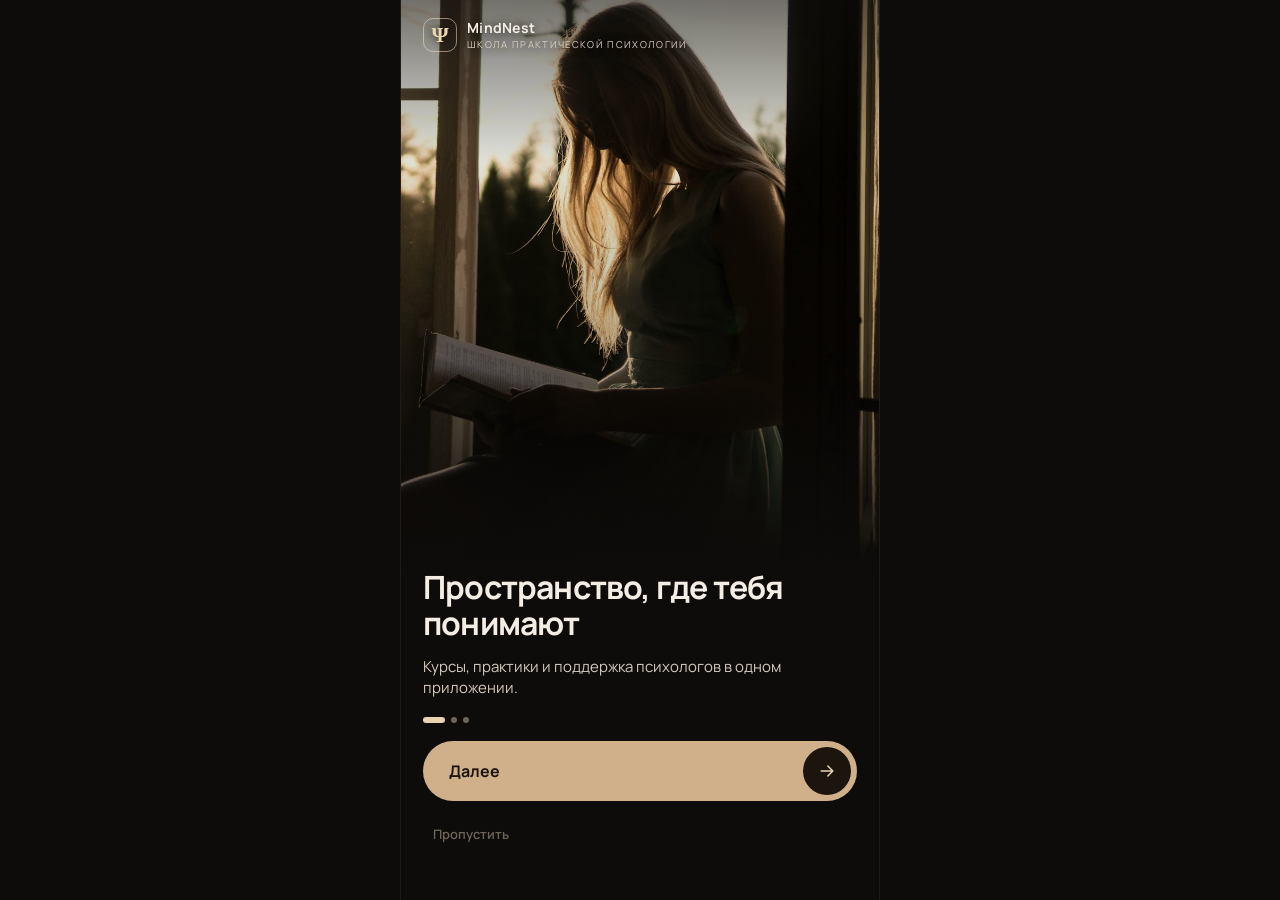
<file: index.html>
<!doctype html>
<html lang="ru">
<head>
  <meta charset="utf-8">
  <meta name="viewport" content="width=device-width, initial-scale=1, maximum-scale=1, user-scalable=no, viewport-fit=cover">
  <meta name="theme-color" content="#0e0c0a">
  <meta name="color-scheme" content="dark">
  <meta name="mobile-web-app-capable" content="yes">
  <meta name="apple-mobile-web-app-capable" content="yes">
  <meta name="apple-mobile-web-app-status-bar-style" content="black-translucent">
  <meta name="apple-mobile-web-app-title" content="MindNest">
  <meta name="description" content="MindNest — школа практической психологии: курсы, практики, тест на тревожность и награды.">
  <title>MindNest — школа психологии</title>
  <link rel="manifest" href="manifest.webmanifest">
  <link rel="icon" href="icon.svg" type="image/svg+xml">
  <link rel="preconnect" href="https://fonts.googleapis.com">
  <link rel="preconnect" href="https://fonts.gstatic.com" crossorigin>
  <link href="https://fonts.googleapis.com/css2?family=Cormorant+Garamond:wght@500;600&family=Manrope:wght@400;500;600;700;800&display=swap" rel="stylesheet">
  <!-- Telegram Mini App SDK: вне Telegram просто ничего не делает -->
  <script src="https://telegram.org/js/telegram-web-app.js"></script>
  <link rel="stylesheet" href="css/styles.css">
</head>
<body>
  <div id="app">
    <main id="view" class="view"></main>
    <nav id="nav" class="nav" aria-label="Навигация"></nav>
  </div>
  <div id="sheet-root"></div>
  <div id="toast-root" aria-live="polite"></div>
  <script type="module" src="js/app.js"></script>
</body>
</html>
</file>
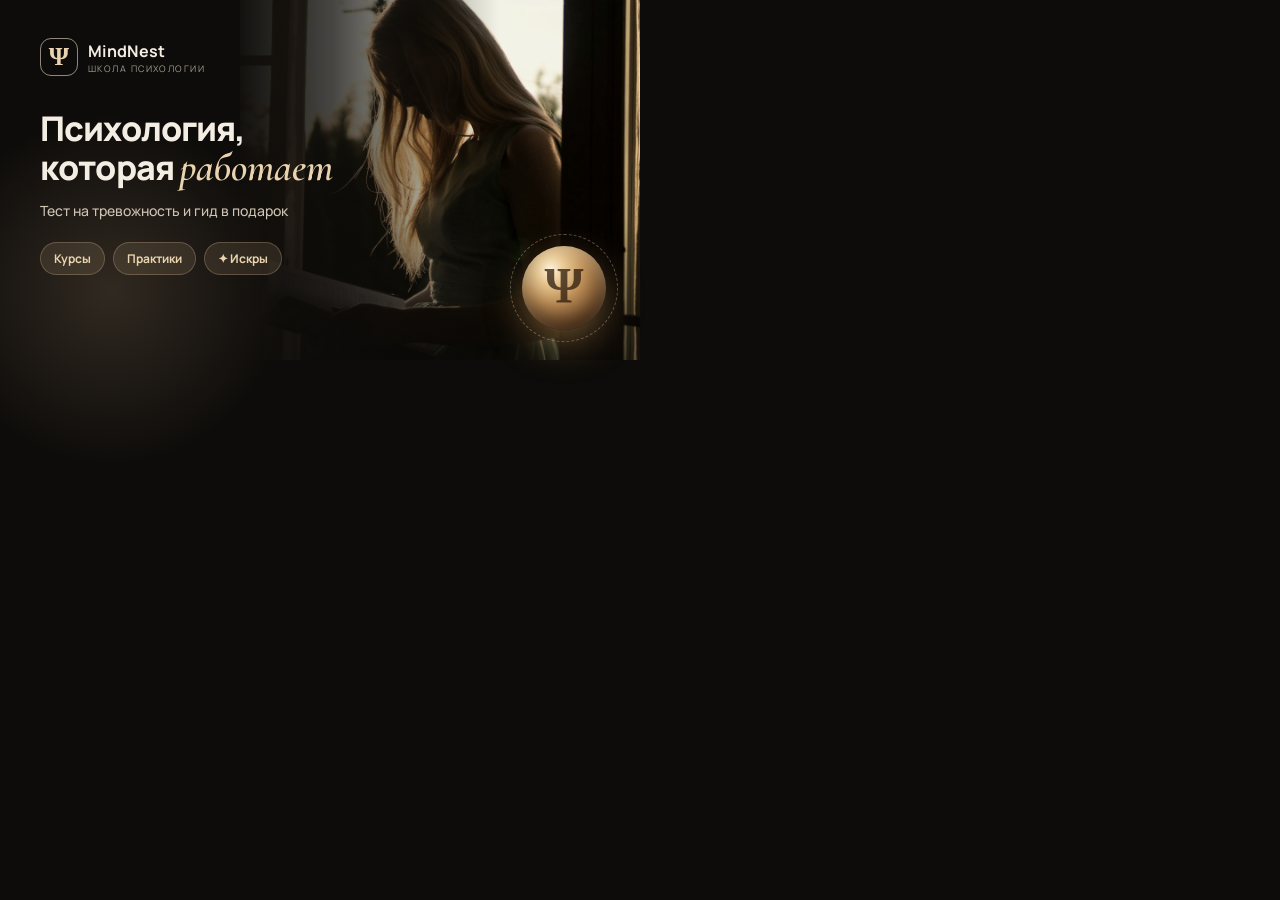
<file: promo/cover.html>
<!doctype html><html><head><meta charset="utf-8">
<link href="https://fonts.googleapis.com/css2?family=Cormorant+Garamond:wght@600&family=Manrope:wght@500;700;800&display=swap" rel="stylesheet">
<style>
*{margin:0;box-sizing:border-box}
body{width:640px;height:360px;overflow:hidden;background:#0e0c0a;font-family:Manrope,sans-serif;color:#f4ede3;position:relative}
.photo{position:absolute;right:0;top:0;width:400px;height:360px;background:url(../img/room.jpg) center 30%/cover;filter:saturate(.82) sepia(.14) contrast(1.04) brightness(.95)}
.fade{position:absolute;inset:0;background:linear-gradient(90deg,#0e0c0a 36%,rgba(14,12,10,.75) 52%,rgba(14,12,10,0) 78%),linear-gradient(0deg,rgba(14,12,10,.6),rgba(14,12,10,0) 40%)}
.glow{position:absolute;left:-80px;bottom:-120px;width:380px;height:380px;border-radius:50%;background:radial-gradient(circle,rgba(207,176,138,.18),transparent 65%)}
.content{position:absolute;left:40px;top:38px;width:330px}
.logo{display:flex;align-items:center;gap:10px;margin-bottom:34px}
.mark{width:38px;height:38px;border-radius:11px;border:1.5px solid rgba(255,236,210,.55);display:grid;place-items:center;font:600 26px/1 'Cormorant Garamond',serif;color:#ead4b0}
.logo b{display:block;font-size:16px;letter-spacing:.02em}
.logo small{display:block;font-size:9px;letter-spacing:.16em;text-transform:uppercase;color:#a69b8b}
h1{font-size:34px;line-height:1.08;font-weight:800;letter-spacing:-.025em}
h1 em{font:600 40px/1 'Cormorant Garamond',serif;font-style:italic;color:#ead4b0;letter-spacing:0}
p{margin-top:14px;font-size:14px;color:#cfc4b4;font-weight:500}
.pills{display:flex;gap:8px;margin-top:22px}
.pill{padding:7px 13px;border-radius:99px;background:rgba(207,176,138,.14);border:1px solid rgba(207,176,138,.3);font-size:12px;font-weight:700;color:#ead4b0}
.orb{position:absolute;right:34px;bottom:30px;width:84px;height:84px;border-radius:50%;display:grid;place-items:center;
background:radial-gradient(circle at 34% 28%,#fff3dc 0%,#e9c993 17%,#bb8c55 42%,#6d4828 72%,#2a1a0d 100%);
box-shadow:0 14px 40px -6px rgba(210,160,90,.6),inset 0 -10px 20px rgba(0,0,0,.4),inset 0 6px 14px rgba(255,240,210,.35)}
.orb span{font:600 50px/1 'Cormorant Garamond',serif;color:rgba(44,27,12,.75);margin-top:-4px}
.ring{position:absolute;right:22px;bottom:18px;width:108px;height:108px;border-radius:50%;border:1px dashed rgba(233,210,170,.35)}
</style></head><body>
<div class="photo"></div><div class="fade"></div><div class="glow"></div>
<div class="content">
  <div class="logo"><span class="mark">Ψ</span><div><b>MindNest</b><small>школа психологии</small></div></div>
  <h1>Психология,<br>которая <em>работает</em></h1>
  <p>Тест на тревожность и гид в подарок</p>
  <div class="pills"><span class="pill">Курсы</span><span class="pill">Практики</span><span class="pill">✦ Искры</span></div>
</div>
<div class="ring"></div><div class="orb"><span>Ψ</span></div>
</body></html>
</file>
<file: css/styles.css>
/* ============================================================
   MindNest — тёплая тёмная тема по референсу (бежевый + графит)
   ============================================================ */
:root {
  --bg: #0e0c0a;
  --card: #1a1714;
  --card-2: #221e1a;
  --card-3: #2c2722;
  --line: rgba(255, 236, 210, .07);
  --line-2: rgba(255, 236, 210, .14);
  --text: #f4ede3;
  --muted: #a69b8b;
  --dim: #6e655a;
  --accent: #cfb08a;
  --accent-2: #ead4b0;
  --accent-ink: #1c150e;
  --accent-soft: rgba(207, 176, 138, .13);
  --good: #a7c49a;
  --bad: #e08a7a;
  --r-lg: 26px;
  --r-md: 20px;
  --r-sm: 14px;
  /* Telegram сам выставляет --tg-*-inset-* в фулскрине; в браузере/PWA работает env() */
  --safe-top: calc(var(--tg-safe-area-inset-top, env(safe-area-inset-top, 0px)) + var(--tg-content-safe-area-inset-top, 0px));
  --safe-bottom: calc(var(--tg-safe-area-inset-bottom, env(safe-area-inset-bottom, 0px)) + var(--tg-content-safe-area-inset-bottom, 0px));
  --nav-h: 72px;
  color-scheme: dark;
}

* { box-sizing: border-box; }
html, body { height: 100%; margin: 0; overflow: hidden; background: var(--bg); }
body {
  color: var(--text);
  font: 15px/1.45 'Manrope', system-ui, -apple-system, sans-serif;
  -webkit-font-smoothing: antialiased;
  -webkit-tap-highlight-color: transparent;
  -webkit-text-size-adjust: 100%;
  overscroll-behavior: none;
  touch-action: manipulation;
}
button { font: inherit; color: inherit; background: none; border: 0; padding: 0; cursor: pointer; text-align: inherit; }
button, .orb, .nav { -webkit-user-select: none; user-select: none; -webkit-touch-callout: none; }
button:disabled { cursor: default; }
a { color: var(--accent-2); }
h1, h2, h3, p { margin: 0; }
.hidden { visibility: hidden; }

#app { position: relative; max-width: 480px; height: 100%; margin: 0 auto; overflow: hidden; background: var(--bg); }
.view {
  position: absolute; inset: 0; overflow-y: auto; overflow-x: hidden;
  -webkit-overflow-scrolling: touch; overscroll-behavior: contain;
  padding: calc(var(--safe-top) + 14px) 18px calc(var(--nav-h) + var(--safe-bottom) + 28px);
  display: flex; flex-direction: column; gap: 16px;
  opacity: 0; transition: opacity .25s;
}
body.ready .view { opacity: 1; }
.view > *, .pad > * { flex-shrink: 0; }
.view::-webkit-scrollbar { display: none; }
body.no-nav .view { padding-bottom: calc(var(--safe-bottom) + 24px); }
.view[data-screen="onboarding"], .view[data-screen="course"] { padding: 0; gap: 0; }
.view[data-screen="tap"] { gap: 12px; }

/* ---------- typography ---------- */
.h1 { font-size: 26px; line-height: 1.15; font-weight: 700; letter-spacing: -.02em; }
.h2 { font-size: 19px; font-weight: 700; letter-spacing: -.01em; }
.serif { font-family: 'Cormorant Garamond', Georgia, serif; font-size: 34px; font-weight: 600; letter-spacing: 0; }
.sm { font-size: 13px; }
.xs { font-size: 11.5px; }
.muted { color: var(--muted); }
.center { text-align: center; }
.center-block { display: block; margin: 8px auto 0; }
.lead-text { color: #d9cfc1; font-size: 15px; line-height: 1.55; }
.legal { color: var(--dim); line-height: 1.5; }
.spark { color: var(--accent); font-weight: 800; }
.spark.big { font-size: 30px; }

/* ---------- icons ---------- */
.ic { width: 20px; height: 20px; flex: none; }
.ic.big { width: 34px; height: 34px; }

/* ---------- header ---------- */
.top { display: flex; align-items: center; justify-content: space-between; gap: 12px; min-height: 44px; }
.top.sub .h2 { flex: 1; text-align: center; font-size: 16px; overflow: hidden; text-overflow: ellipsis; white-space: nowrap; }
.hello { display: flex; align-items: center; gap: 12px; min-width: 0; }
.hello .name { font-weight: 700; font-size: 17px; white-space: nowrap; overflow: hidden; text-overflow: ellipsis; }
.hello .name.sm { font-size: 15px; }
.ava {
  width: 44px; height: 44px; border-radius: 50%; flex: none; object-fit: cover;
  display: grid; place-items: center; font-weight: 700; color: var(--accent-ink);
  background: linear-gradient(135deg, var(--accent-2), #9c7c58);
  border: 2px solid rgba(255, 236, 210, .12);
}
.ava.sm { width: 38px; height: 38px; font-size: 14px; }
.ava.xl { width: 92px; height: 92px; font-size: 34px; }
.chip-bal, .chip-soft {
  display: inline-flex; align-items: center; gap: 6px; height: 40px; padding: 0 14px;
  border-radius: 999px; background: var(--card-2); border: 1px solid var(--line); font-weight: 700; flex: none;
}
.chip-soft .ic { width: 16px; height: 16px; color: var(--accent); }
.icon-btn {
  width: 42px; height: 42px; border-radius: 50%; display: grid; place-items: center; flex: none;
  background: rgba(34, 30, 26, .75); border: 1px solid var(--line); backdrop-filter: blur(10px);
}
.icon-btn.ghost { visibility: hidden; }
.icon-btn.on { color: var(--accent); }
.icon-btn.on .ic { fill: currentColor; }
/* В Telegram есть системная кнопка «Назад», дублировать не нужно */
.tg .page-back { visibility: hidden; }

.logo { display: flex; align-items: center; gap: 10px; }
.logo-mark {
  width: 34px; height: 34px; display: grid; place-items: center; border-radius: 10px;
  border: 1.5px solid rgba(255, 236, 210, .5); font: 600 22px/1 'Cormorant Garamond', serif; color: var(--accent-2);
}
.logo b { display: block; font-size: 14px; letter-spacing: .02em; }
.logo small { display: block; font-size: 9.5px; letter-spacing: .14em; text-transform: uppercase; color: var(--muted); }

/* ---------- buttons ---------- */
.btn {
  display: inline-flex; align-items: center; justify-content: center; gap: 8px;
  height: 52px; padding: 0 24px; border-radius: 999px; font-weight: 700; font-size: 15px;
  transition: transform .12s, opacity .2s;
}
.btn:active { transform: scale(.97); }
.btn.primary { background: var(--accent); color: var(--accent-ink); }
.btn.ghost { background: var(--card-2); border: 1px solid var(--line-2); }
.btn.danger { background: var(--bad); color: #1d0f0c; }
.btn.wide { width: 100%; }
.btn.sm { height: 40px; padding: 0 18px; font-size: 13px; }
.btn:disabled { opacity: .55; }
.btn .ic { width: 18px; height: 18px; }
.btn-pill {
  display: flex; align-items: center; justify-content: space-between; width: 100%; height: 60px;
  padding: 0 6px 0 26px; border-radius: 999px; background: var(--accent); color: var(--accent-ink); font-weight: 700; font-size: 16px;
}
.btn-pill:active { transform: scale(.98); }
.btn-pill-ico { width: 48px; height: 48px; border-radius: 50%; background: var(--accent-ink); color: var(--accent-2); display: grid; place-items: center; }
.link { color: var(--muted); font-size: 13px; font-weight: 600; }
.link-muted { color: var(--dim); font-size: 13px; font-weight: 600; padding: 10px; }
.round-arrow {
  width: 36px; height: 36px; border-radius: 50%; display: grid; place-items: center; flex: none;
  background: var(--accent); color: var(--accent-ink);
}
.round-arrow.sm { width: 30px; height: 30px; }
.round-arrow .ic { width: 16px; height: 16px; }
.pill-soft {
  display: inline-flex; align-items: center; gap: 6px; align-self: flex-start;
  padding: 6px 12px; border-radius: 999px; background: var(--accent-soft); color: var(--accent-2); font-size: 12px; font-weight: 700;
}
.pill-soft .ic { width: 14px; height: 14px; }

/* ---------- cards / lists ---------- */
.card { background: var(--card); border: 1px solid var(--line); border-radius: var(--r-md); padding: 16px; }
.sec-head { display: flex; align-items: center; justify-content: space-between; margin-top: 6px; }
.sec-head h3 { font-size: 16px; font-weight: 700; }
.list { display: flex; flex-direction: column; gap: 8px; }
.stack { display: flex; flex-direction: column; gap: 12px; }
.row {
  display: flex; align-items: center; gap: 12px; width: 100%; padding: 12px 14px;
  background: var(--card); border: 1px solid var(--line); border-radius: var(--r-sm);
  transition: transform .12s;
}
.row:not(:disabled):not(.static):active { transform: scale(.985); }
.row-ico { width: 38px; height: 38px; border-radius: 12px; display: grid; place-items: center; background: var(--card-3); color: var(--accent-2); flex: none; }
.row-ico .ic { width: 18px; height: 18px; }
.row-main { flex: 1; min-width: 0; display: flex; flex-direction: column; gap: 2px; }
.row-title { font-weight: 600; font-size: 14px; }
.row-sub { font-size: 12px; color: var(--muted); overflow: hidden; text-overflow: ellipsis; white-space: nowrap; }
.row-end { color: var(--dim); display: grid; place-items: center; }
.row.done { opacity: .5; }
.row.done .row-end { color: var(--good); }
.row:disabled:not(.done) { opacity: .5; }
.price-tag { font-weight: 700; font-size: 13px; color: var(--accent-2); white-space: nowrap; }
.price-tag.lack { color: var(--dim); }
.bar { height: 6px; border-radius: 99px; background: var(--card-3); overflow: hidden; }
.bar i { display: block; height: 100%; border-radius: 99px; background: linear-gradient(90deg, #9c7c58, var(--accent-2)); transition: width .3s; }
.bar.thin { height: 4px; }
.chips { display: flex; gap: 8px; overflow-x: auto; margin: 0 -18px; padding: 0 18px; scrollbar-width: none; }
.chips::-webkit-scrollbar { display: none; }
.chip {
  flex: none; height: 38px; padding: 0 16px; border-radius: 999px; font-size: 13px; font-weight: 600;
  background: var(--card); border: 1px solid var(--line); color: var(--muted);
}
.chip.on { background: var(--accent-soft); border-color: rgba(207, 176, 138, .45); color: var(--accent-2); }
.mini-ava {
  width: 26px; height: 26px; border-radius: 50%; display: inline-grid; place-items: center; flex: none;
  background: var(--card-3); color: var(--accent-2); font: normal 700 10px/1 'Manrope', sans-serif;
}
.mini-ava.lg { width: 52px; height: 52px; font-size: 16px; }
.tag {
  position: absolute; top: 10px; left: 10px; padding: 5px 10px; border-radius: 99px;
  background: rgba(14, 12, 10, .7); backdrop-filter: blur(8px); font-size: 11px; font-weight: 700; color: var(--accent-2);
}
.tag.static { position: static; display: inline-block; margin-bottom: 8px; }
.empty { display: flex; flex-direction: column; align-items: center; gap: 14px; text-align: center; padding: 48px 20px; color: var(--muted); }
.empty .ic { color: var(--accent); }
.scene { display: block; width: 100%; height: 100%; }

/* ---------- onboarding ---------- */
.ob { position: relative; min-height: 100%; display: flex; flex-direction: column; justify-content: flex-end; }
.ob-art { position: absolute; inset: 0 0 34% 0; }
.ob-fade { position: absolute; inset: 0; background: linear-gradient(180deg, rgba(14, 12, 10, .1) 0%, rgba(14, 12, 10, 0) 40%, var(--bg) 100%); }
.ob-orb { position: absolute; inset: 0; display: grid; place-items: center; background: radial-gradient(circle at 50% 55%, #3a2c20, var(--bg) 70%); }
.ob-brand { position: absolute; top: calc(var(--safe-top) + 18px); left: 22px; }
.ob-body { position: relative; padding: 0 22px calc(var(--safe-bottom) + 22px); display: flex; flex-direction: column; gap: 14px; }
.ob-body h1 { font-size: 32px; line-height: 1.12; font-weight: 700; letter-spacing: -.025em; }
.ob-body p { color: #d4c9ba; font-size: 15px; }
.dots { display: flex; gap: 6px; margin: 4px 0; }
.dots i { width: 6px; height: 6px; border-radius: 99px; background: var(--dim); transition: width .3s; }
.dots i.on { width: 22px; background: var(--accent-2); }

/* ---------- home ---------- */
.hero-row { display: grid; grid-template-columns: 1fr 112px; gap: 10px; }
.card-lead {
  position: relative; display: flex; flex-direction: column; gap: 8px; padding: 16px; border-radius: var(--r-lg);
  background: linear-gradient(150deg, #8d7258 0%, #5e4a38 55%, #3b2e23 100%);
  border: 1px solid rgba(255, 236, 210, .14); overflow: hidden;
}
.card-lead::after { content: ''; position: absolute; right: -40px; top: -40px; width: 140px; height: 140px; border-radius: 50%; background: radial-gradient(circle, rgba(255, 230, 190, .35), transparent 70%); }
.card-lead h2 { font-size: 19px; line-height: 1.2; font-weight: 700; letter-spacing: -.01em; }
.card-lead p { font-size: 12.5px; color: #eadcc7; }
.card-lead .pill-soft { background: rgba(14, 12, 10, .35); }
.cl-top { display: flex; justify-content: space-between; align-items: center; }
.cl-more { color: rgba(255, 255, 255, .6); letter-spacing: 2px; }
.cl-bottom { display: flex; align-items: center; gap: 8px; margin-top: auto; padding-top: 4px; }
.cl-bottom .xs { flex: 1; color: #eadcc7; }
.faces { display: flex; }
.faces i { width: 24px; height: 24px; border-radius: 50%; border: 2px solid #5e4a38; margin-left: -7px; display: grid; place-items: center; font: normal 700 10px/1 'Manrope'; color: var(--accent-ink); }
.faces i:first-child { margin-left: 0; }
.card-side {
  display: flex; flex-direction: column; gap: 4px; padding: 14px 12px; border-radius: var(--r-lg);
  background: var(--card); border: 1px solid var(--line); align-items: flex-start;
}
.card-side .bar { width: 100%; margin: 4px 0 6px; }
.card-side .round-arrow { margin-top: auto; align-self: flex-end; }
.side-orb {
  width: 56px; height: 56px; border-radius: 50%; display: grid; place-items: center; margin: 0 auto 6px;
  background: radial-gradient(circle at 34% 28%, #fff1d6, #e7c690 20%, #b98a52 45%, #6b4726 75%, #2a1a0d);
  box-shadow: 0 10px 30px -6px rgba(210, 160, 90, .5);
  animation: breathe 5s ease-in-out infinite;
}
.side-orb .psi { font: 600 30px/1 'Cormorant Garamond', serif; color: rgba(40, 25, 12, .7); }

.mood { display: flex; flex-direction: column; gap: 12px; }
.mood.done { flex-direction: row; align-items: center; gap: 14px; }
.mood-big { font-size: 34px; }
.mood-head { display: flex; justify-content: space-between; align-items: center; }
.mood-row { display: grid; grid-template-columns: repeat(5, 1fr); gap: 6px; }
.mood-btn { display: flex; flex-direction: column; align-items: center; gap: 4px; padding: 10px 0 8px; border-radius: var(--r-sm); background: var(--card-2); border: 1px solid var(--line); }
.mood-btn span { font-size: 22px; line-height: 1; }
.mood-btn small { font-size: 10px; color: var(--muted); }
.mood-btn:active { transform: scale(.94); background: var(--accent-soft); }

.tiles { display: grid; grid-template-columns: repeat(4, 1fr); gap: 8px; }
.tile { display: flex; flex-direction: column; align-items: center; gap: 8px; padding: 14px 4px 12px; border-radius: var(--r-md); background: var(--card); border: 1px solid var(--line); font-size: 11.5px; font-weight: 600; color: #d9cfc1; }
.tile-ico { color: var(--accent-2); }
.tile-ico .ic { width: 24px; height: 24px; }
.tile:active { transform: scale(.96); }

.tools { display: grid; grid-template-columns: 1fr 1fr; gap: 10px; }
.tool {
  position: relative; min-height: 136px; display: flex; flex-direction: column; justify-content: space-between; gap: 8px;
  padding: 14px; border-radius: var(--r-md); background: var(--card-2); border: 1px solid var(--line); overflow: hidden;
}
.tool b { font-size: 14px; }
.tool p { font-size: 11.5px; color: var(--muted); margin-top: 2px; }
.tool-art { position: absolute; right: -6px; bottom: -6px; width: 74px; height: 74px; display: grid; place-items: center; color: var(--accent); opacity: .65; }
.breath-mini i { position: absolute; border-radius: 50%; border: 1.5px solid var(--accent); animation: breathe 4s ease-in-out infinite; }
.breath-mini i:nth-child(1) { inset: 8px; }
.breath-mini i:nth-child(2) { inset: 18px; animation-delay: .4s; }
.breath-mini i:nth-child(3) { inset: 28px; animation-delay: .8s; background: var(--accent-soft); }

.hscroll { display: flex; gap: 10px; overflow-x: auto; margin: 0 -18px; padding: 0 18px 4px; scrollbar-width: none; scroll-snap-type: x mandatory; scroll-padding: 0 18px; }
.hscroll::-webkit-scrollbar { display: none; }
.course-mini { flex: 0 0 138px; scroll-snap-align: start; display: flex; flex-direction: column; gap: 6px; }
.cm-art { height: 104px; border-radius: var(--r-sm); overflow: hidden; border: 1px solid var(--line); }
.cm-title { font-size: 12.5px; font-weight: 600; line-height: 1.25; }
.cm-meta { font-size: 11px; color: var(--muted); }

/* ---------- courses ---------- */
.course-list { display: flex; flex-direction: column; gap: 14px; }
.course-card { display: flex; flex-direction: column; border-radius: var(--r-lg); background: var(--card); border: 1px solid var(--line); overflow: hidden; }
.course-card:active { transform: scale(.99); }
.cc-art { position: relative; height: 150px; }
.cc-body { padding: 14px 16px 16px; display: flex; flex-direction: column; gap: 4px; }
.cc-title { font-size: 17px; font-weight: 700; }
.cc-foot { display: flex; justify-content: space-between; align-items: center; margin-top: 10px; gap: 8px; }
.cc-author { display: inline-flex; align-items: center; gap: 8px; font-size: 12px; color: var(--muted); }
.cc-price { font-weight: 800; color: var(--accent-2); white-space: nowrap; }

.detail-hero { position: relative; height: calc(360px + var(--safe-top)); flex: none; }
.hero-fade { position: absolute; inset: 0; background: linear-gradient(180deg, rgba(14, 12, 10, .35) 0%, rgba(14, 12, 10, 0) 30%, rgba(14, 12, 10, .2) 60%, var(--bg) 100%); }
.hero-actions { position: absolute; top: calc(var(--safe-top) + 12px); left: 18px; right: 18px; display: flex; justify-content: space-between; }
.hero-text { position: absolute; left: 18px; right: 18px; bottom: 8px; }
.hero-text h1 { font-size: 30px; line-height: 1.1; font-weight: 700; letter-spacing: -.02em; }
.hero-text p { color: #d4c9ba; margin-top: 6px; }
.pad { padding: 16px 18px 20px; display: flex; flex-direction: column; gap: 16px; }
.stats-row { display: grid; grid-template-columns: repeat(3, 1fr); background: var(--card); border: 1px solid var(--line); border-radius: var(--r-md); padding: 14px 6px; }
.stats-row > div { display: flex; flex-direction: column; align-items: center; gap: 2px; text-align: center; }
.stats-row > div + div { border-left: 1px solid var(--line); }
.stats-row b { font-size: 16px; }
.stats-row span { font-size: 11px; color: var(--muted); }
.modules { display: flex; flex-direction: column; gap: 8px; }
.module { display: flex; gap: 14px; align-items: center; padding: 14px; border-radius: var(--r-sm); background: var(--card); border: 1px solid var(--line); font-size: 14px; font-weight: 600; }
.mod-n { font: 600 20px/1 'Cormorant Garamond', serif; font-variant-numeric: lining-nums; color: var(--accent); min-width: 24px; }
.author { display: flex; gap: 14px; align-items: flex-start; }
.author p { margin-top: 8px; color: #d9cfc1; }
.review { display: flex; flex-direction: column; gap: 8px; margin-bottom: 8px; }
.stars { color: var(--accent); letter-spacing: 2px; font-size: 13px; }
.tab-body { display: flex; flex-direction: column; }
.gift-note { display: flex; gap: 12px; align-items: center; padding: 14px; border-radius: var(--r-sm); background: var(--accent-soft); border: 1px dashed rgba(207, 176, 138, .5); font-size: 13px; }
.gift-note .ic { color: var(--accent); }
.cta-bar {
  position: sticky; bottom: 0; margin-top: auto; display: flex; align-items: center; justify-content: space-between; gap: 12px;
  padding: 14px 18px calc(var(--safe-bottom) + 14px); background: rgba(14, 12, 10, .92); backdrop-filter: blur(16px); border-top: 1px solid var(--line);
}
.cta-bar .price { font-size: 20px; }
.sticky-cta { position: sticky; bottom: calc(-1 * var(--safe-bottom) - 24px); margin: auto -18px calc(-1 * var(--safe-bottom) - 24px); padding: 14px 18px calc(var(--safe-bottom) + 18px); background: linear-gradient(180deg, rgba(14, 12, 10, 0), var(--bg) 30%); }

/* ---------- tap ---------- */
.tap-balance { display: flex; align-items: center; justify-content: center; gap: 10px; margin-top: 4px; }
.tap-balance b { font-size: 40px; font-weight: 800; letter-spacing: -.02em; font-variant-numeric: tabular-nums; }
.lvl { display: flex; flex-direction: column; gap: 6px; }
.lvl-row { display: flex; justify-content: space-between; }
.insight {
  min-height: 0; text-align: center; font-size: 13px; color: #e7dccb; padding: 0 16px;
  opacity: 0; transform: translateY(-6px); transition: opacity .35s, transform .35s; height: 38px;
}
.insight.show { opacity: 1; transform: none; }
.ins-label { display: block; font-size: 10px; text-transform: uppercase; letter-spacing: .14em; color: var(--accent); font-weight: 800; }
.orb-stage { display: grid; place-items: center; flex: 1; min-height: 230px; }
.orb-wrap { position: relative; width: min(66vw, 290px, 34vh); aspect-ratio: 1; touch-action: none; }
.orb-wrap::before {
  content: ''; position: absolute; inset: -22%; border-radius: 50%; pointer-events: none;
  background: radial-gradient(circle, rgba(233, 197, 140, .3), rgba(233, 197, 140, 0) 66%);
  animation: breathe 6s ease-in-out infinite;
}
.ring { position: absolute; border-radius: 50%; pointer-events: none; }
.ring.r1 { inset: -8%; border: 1px dashed rgba(233, 210, 170, .22); animation: spin 60s linear infinite; }
.ring.r2 { inset: -16%; border: 1px solid rgba(233, 210, 170, .08); }
.orb {
  position: absolute; inset: 0; border-radius: 50%; display: grid; place-items: center; cursor: pointer;
  background: radial-gradient(circle at 34% 28%, #fff3dc 0%, #e9c993 17%, #bb8c55 42%, #6d4828 72%, #2a1a0d 100%);
  box-shadow: 0 30px 80px -12px rgba(210, 160, 90, .5), inset 0 -24px 46px rgba(0, 0, 0, .45), inset 0 12px 30px rgba(255, 240, 210, .35);
  transition: transform .11s ease-out, filter .3s;
  will-change: transform;
}
.orb .psi { font: 600 min(30vw, 130px)/1 'Cormorant Garamond', Georgia, serif; color: rgba(44, 27, 12, .72); text-shadow: 0 1px 0 rgba(255, 235, 200, .35); margin-top: -4%; pointer-events: none; }
.orb-wrap.demo { width: min(56vw, 230px); }
.orb-wrap.demo .orb { animation: demoTap 2.4s ease-in-out infinite; }
.orb-wrap.tired .orb { filter: saturate(.4) brightness(.7); }
.orb-wrap.shake { animation: shake .35s; }
.float {
  position: absolute; z-index: 3; pointer-events: none; transform: translate(-50%, -50%);
  font-weight: 800; font-size: 28px; color: var(--accent-2); text-shadow: 0 2px 12px rgba(0, 0, 0, .5);
  animation: floatUp .9s ease-out forwards;
}
.float.crit { font-size: 22px; color: #fff3dc; white-space: nowrap; }
.tap-hint { text-align: center; }
.energy { display: grid; grid-template-columns: auto auto 1fr; align-items: center; gap: 4px 8px; }
.energy .bar { grid-column: 1 / -1; height: 8px; }
.energy b { font-size: 17px; font-variant-numeric: tabular-nums; }
.en-ico { color: var(--accent); display: grid; }
.tap-actions { display: grid; grid-template-columns: repeat(3, 1fr); gap: 8px; }
.tap-act { display: flex; flex-direction: column; align-items: center; gap: 6px; padding: 12px 4px; border-radius: var(--r-md); background: var(--card); border: 1px solid var(--line); font-size: 12px; font-weight: 600; color: #d9cfc1; }
.tap-act span { color: var(--accent-2); display: grid; }
.tap-act:active { transform: scale(.96); }

/* ---------- shop ---------- */
.shop-banner { display: flex; align-items: center; gap: 12px; padding: 16px; border-radius: var(--r-lg); background: linear-gradient(135deg, #5e4a38, #2c231b); border: 1px solid var(--line-2); }
.shop-banner > div { flex: 1; }
.shop-banner p { font-size: 12px; color: #e0d3c0; margin-top: 2px; }
.grid { display: grid; grid-template-columns: 1fr 1fr; gap: 10px; }
.shop-card { display: flex; flex-direction: column; gap: 6px; padding: 14px; border-radius: var(--r-md); background: var(--card); border: 1px solid var(--line); min-height: 172px; }
.shop-card:active { transform: scale(.97); }
.shop-card.owned { border-color: rgba(167, 196, 154, .3); }
.sc-ico { width: 42px; height: 42px; border-radius: 13px; display: grid; place-items: center; background: var(--accent-soft); color: var(--accent-2); flex: none; margin-bottom: 4px; }
.sc-title { font-weight: 700; font-size: 14px; line-height: 1.25; }
.sc-desc { font-size: 11.5px; color: var(--muted); }
.sc-price { margin-top: auto; font-weight: 800; font-size: 15px; display: flex; align-items: center; gap: 4px; }
.sc-price.ok { color: var(--good); font-size: 13px; }
.sc-price.ok .ic { width: 16px; height: 16px; }

/* ---------- profile ---------- */
.profile-head { display: flex; flex-direction: column; align-items: center; gap: 6px; text-align: center; padding-top: 8px; }
.profile-head .pill-soft { align-self: center; margin-top: 6px; }
.mood-chart { display: flex; align-items: flex-end; justify-content: space-around; gap: 6px; min-height: 140px; }
.mc-col { flex: 1; display: flex; flex-direction: column; align-items: center; gap: 4px; height: 120px; justify-content: flex-end; }
.mc-bar { width: 100%; max-width: 26px; border-radius: 8px 8px 4px 4px; background: linear-gradient(180deg, var(--accent-2), #6d5440); }
.mc-col span { font-size: 14px; }
.mc-col small { font-size: 10px; color: var(--dim); }
.purchase { display: flex; flex-direction: column; gap: 12px; }
.pu-head { display: flex; gap: 12px; align-items: center; }
.pu-head .sc-ico { margin: 0; }
.code-box {
  display: flex; align-items: center; justify-content: space-between; gap: 10px; padding: 8px 8px 8px 16px;
  border-radius: var(--r-sm); background: var(--card-2); border: 1px dashed rgba(207, 176, 138, .5);
  font: 700 17px/1 ui-monospace, 'SF Mono', Menlo, monospace; letter-spacing: .06em; color: var(--accent-2);
}
.about-hero { position: relative; height: 180px; margin: 0 -18px; }
.about-logo { position: absolute; left: 18px; bottom: 14px; }

/* ---------- quiz / result / guide ---------- */
.quiz-hero { position: relative; height: 190px; border-radius: var(--r-lg); overflow: hidden; border: 1px solid var(--line); flex: none; }
.pill-soft.over { position: absolute; left: 14px; bottom: 14px; background: rgba(14, 12, 10, .65); backdrop-filter: blur(8px); }
.quiz-q { font-size: 24px; line-height: 1.25; font-weight: 700; letter-spacing: -.015em; margin-top: 12px; }
.options { display: flex; flex-direction: column; gap: 10px; margin-top: 6px; }
.option { display: flex; align-items: center; gap: 14px; padding: 18px; border-radius: var(--r-md); background: var(--card); border: 1px solid var(--line); font-weight: 600; transition: background .15s, border-color .15s; }
.option:active, .option.on { background: var(--accent-soft); border-color: rgba(207, 176, 138, .55); }
.opt-dot { width: 20px; height: 20px; border-radius: 50%; border: 2px solid var(--dim); flex: none; }
.option.on .opt-dot, .option:active .opt-dot { border: 6px solid var(--accent); }
.form-hero { display: grid; place-items: center; padding-top: 10px; }
.big-ico { width: 84px; height: 84px; border-radius: 50%; display: grid; place-items: center; background: var(--accent-soft); color: var(--accent); }
.form { display: flex; flex-direction: column; gap: 14px; margin-top: 4px; }
.field { display: flex; flex-direction: column; gap: 6px; font-size: 12px; color: var(--muted); font-weight: 600; }
.field input {
  height: 54px; padding: 0 16px; border-radius: var(--r-sm); background: var(--card); border: 1px solid var(--line-2);
  color: var(--text); font: 500 16px 'Manrope', sans-serif; outline: none;
}
.field input:focus { border-color: var(--accent); }
.check { display: flex; gap: 12px; align-items: flex-start; font-size: 12.5px; color: var(--muted); line-height: 1.45; }
.check input { width: 20px; height: 20px; accent-color: var(--accent); flex: none; margin: 0; }
.form-err { color: var(--bad); font-size: 13px; min-height: 18px; }

.result-ring { position: relative; width: 168px; height: 168px; margin: 6px auto 0; }
.result-ring svg { width: 100%; height: 100%; transform: rotate(-90deg); }
.rr-bg { fill: none; stroke: var(--card-3); stroke-width: 9; }
.rr-fg { fill: none; stroke-width: 9; stroke-linecap: round; animation: ring 1.2s ease-out; }
.rr-text { position: absolute; inset: 0; display: flex; flex-direction: column; align-items: center; justify-content: center; }
.rr-text b { font-size: 44px; line-height: 1; }
.rr-text span { color: var(--muted); font-size: 12px; }
.promo { display: flex; flex-direction: column; gap: 10px; border-style: dashed; border-color: rgba(207, 176, 138, .35); }

.tech { background: var(--card); border: 1px solid var(--line); border-radius: var(--r-md); padding: 4px 16px; }
.tech summary { list-style: none; display: flex; align-items: center; gap: 12px; padding: 12px 0; cursor: pointer; }
.tech summary::-webkit-details-marker { display: none; }
.tech-t { flex: 1; display: flex; flex-direction: column; }
.tech-t small { color: var(--muted); font-size: 12px; }
.tech-time { font-size: 11px; color: var(--accent-2); background: var(--accent-soft); padding: 4px 8px; border-radius: 99px; white-space: nowrap; }
.tech[open] { border-color: var(--line-2); padding-bottom: 16px; }
.tech .btn { margin-top: 12px; }
.steps { margin: 4px 0 0; padding-left: 22px; display: flex; flex-direction: column; gap: 10px; color: #e2d8ca; }
.steps li::marker { color: var(--accent); font-weight: 700; }
.why { display: flex; gap: 10px; margin-top: 14px; padding: 12px; border-radius: var(--r-sm); background: var(--card-2); font-size: 12.5px; color: var(--muted); }
.why .ic { width: 16px; height: 16px; color: var(--accent); margin-top: 1px; }
.upsell { display: flex; flex-direction: column; gap: 8px; background: linear-gradient(150deg, #3b2e23, #1a1714); }
.upsell b { font-size: 18px; }
.upsell .btn { margin-top: 6px; }
.note { display: flex; gap: 12px; }
.note .ic { color: var(--accent); }

/* ---------- breathing ---------- */
.breath-stage { position: relative; width: min(78vw, 300px); aspect-ratio: 1; margin: 18px auto 6px; display: grid; place-items: center; }
.breath-halo { position: absolute; inset: 0; border-radius: 50%; border: 1px solid var(--line-2); }
.breath-circle {
  position: absolute; inset: 0; border-radius: 50%;
  background: radial-gradient(circle at 40% 35%, rgba(255, 236, 205, .55), rgba(207, 176, 138, .35) 40%, rgba(110, 80, 50, .15) 75%);
  box-shadow: 0 0 80px rgba(207, 176, 138, .25);
}
.breath-core { position: relative; text-align: center; }
.bphase { font-size: 22px; font-weight: 700; }
.bcount { font: 600 56px/1 'Cormorant Garamond', serif; font-variant-numeric: lining-nums; color: var(--accent-2); min-height: 56px; }
.breath-cycles { display: flex; justify-content: center; gap: 8px; }
.breath-cycles i { width: 28px; height: 4px; border-radius: 99px; background: var(--card-3); transition: background .3s; }
.breath-cycles i.on { background: var(--accent); }

/* ---------- nav ---------- */
.nav {
  position: absolute; z-index: 20; left: 14px; right: 14px; bottom: calc(var(--safe-bottom) + 10px); height: 64px;
  display: flex; align-items: center; justify-content: space-around; padding: 0 6px;
  background: rgba(26, 23, 20, .88); backdrop-filter: blur(20px); -webkit-backdrop-filter: blur(20px);
  border: 1px solid var(--line-2); border-radius: 999px; transition: transform .3s, opacity .3s;
}
body.no-nav .nav { transform: translateY(150%); opacity: 0; pointer-events: none; }
.nav-btn { flex: 1; height: 52px; display: flex; flex-direction: column; align-items: center; justify-content: center; gap: 3px; color: var(--dim); font-size: 10px; font-weight: 700; border-radius: 999px; transition: color .2s, background .2s; }
.nav-btn .ic { width: 21px; height: 21px; }
.nav-btn.active { color: var(--accent-2); background: var(--accent-soft); }
.nav-tap {
  flex: none; width: 64px; height: 64px; margin: -30px 6px 0; border-radius: 50%; display: grid; place-items: center;
  border: 4px solid var(--bg);
  background: radial-gradient(circle at 34% 28%, #fff3dc, #e9c993 20%, #bb8c55 48%, #6d4828 80%);
  box-shadow: 0 10px 30px -4px rgba(210, 160, 90, .55);
  animation: breathe 5s ease-in-out infinite;
}
.nav-tap .psi { font: 600 34px/1 'Cormorant Garamond', serif; color: rgba(44, 27, 12, .78); margin-top: -3px; }
.nav-tap.active { box-shadow: 0 0 0 2px var(--accent-2), 0 10px 34px -2px rgba(210, 160, 90, .8); }

/* ---------- sheet & toast ---------- */
#sheet-root { position: fixed; inset: 0; z-index: 50; pointer-events: none; }
#sheet-root.open { pointer-events: auto; }
.sheet-backdrop { position: absolute; inset: 0; background: rgba(0, 0, 0, .55); opacity: 0; transition: opacity .25s; }
#sheet-root.open .sheet-backdrop { opacity: 1; }
.sheet {
  position: absolute; left: 0; right: 0; bottom: 0; max-width: 480px; margin: 0 auto; max-height: 86%; overflow-y: auto;
  background: var(--card); border-top: 1px solid var(--line-2); border-radius: 28px 28px 0 0;
  padding: 10px 20px calc(var(--safe-bottom) + 22px); transform: translateY(100%); transition: transform .28s cubic-bezier(.2, .8, .2, 1);
}
#sheet-root.open .sheet { transform: none; }
.sheet-grip { width: 40px; height: 4px; border-radius: 99px; background: var(--line-2); margin: 0 auto 14px; }
.sheet-body { display: flex; flex-direction: column; gap: 12px; }
.sheet-body.center { align-items: center; text-align: center; }
.sheet-body .list .row { background: var(--card-2); }
.sheet-ico { width: 60px; height: 60px; border-radius: 18px; display: grid; place-items: center; background: var(--accent-soft); color: var(--accent-2); }
.sheet-ico .ic { width: 28px; height: 28px; }
.sheet-ico.ok { border-radius: 50%; background: rgba(167, 196, 154, .15); color: var(--good); }
.sheet-price { font-size: 22px; font-weight: 800; }
.sheet-body .code-box { width: 100%; }
#toast-root { position: fixed; z-index: 60; left: 0; right: 0; top: calc(var(--safe-top) + 12px); display: flex; flex-direction: column; align-items: center; gap: 8px; pointer-events: none; }
.toast {
  display: inline-flex; align-items: center; gap: 8px; max-width: 90%; padding: 11px 18px; border-radius: 999px;
  background: rgba(44, 39, 34, .96); border: 1px solid var(--line-2); font-size: 13.5px; font-weight: 600;
  box-shadow: 0 10px 30px rgba(0, 0, 0, .4); animation: toastIn .3s ease-out; transition: opacity .35s, transform .35s;
}
.toast.gold { background: linear-gradient(135deg, #6d5440, #3b2e23); }
.toast .ic { width: 16px; height: 16px; color: var(--accent-2); }
.toast.out { opacity: 0; transform: translateY(-10px); }

/* ---------- animations ---------- */
@keyframes breathe { 0%, 100% { transform: scale(1); } 50% { transform: scale(1.05); } }
@keyframes spin { to { transform: rotate(360deg); } }
@keyframes floatUp { 0% { opacity: 1; transform: translate(-50%, -50%) scale(.8); } 20% { transform: translate(-50%, -80%) scale(1.1); } 100% { opacity: 0; transform: translate(-50%, -260%) scale(1); } }
@keyframes shake { 0%, 100% { transform: translateX(0); } 25% { transform: translateX(-8px); } 75% { transform: translateX(8px); } }
@keyframes toastIn { from { opacity: 0; transform: translateY(-12px); } }
@keyframes demoTap { 0%, 70%, 100% { transform: scale(1); } 76% { transform: scale(.94); } 84% { transform: scale(1); } 90% { transform: scale(.95); } }
@keyframes ring { from { stroke-dashoffset: 327; } }

@media (prefers-reduced-motion: reduce) {
  *, *::before, *::after { animation-duration: .01ms !important; animation-iteration-count: 1 !important; transition-duration: .01ms !important; }
}
@media (min-width: 481px) {
  #app { border-left: 1px solid var(--line); border-right: 1px solid var(--line); }
}

/* ============================================================
   Фотографии: единая тёплая цветокоррекция под палитру приложения
   ============================================================ */
.ph {
  display: block; width: 100%; height: 100%; object-fit: cover;
  filter: saturate(.82) sepia(.14) contrast(1.04) brightness(.92);
  background: var(--card-2);
}
.ob-photo { position: absolute; inset: 0; animation: kenburns 18s ease-out both; }
.ob-art { overflow: hidden; }
.ob-fade { background: linear-gradient(180deg, rgba(14, 12, 10, .55) 0%, rgba(14, 12, 10, .05) 28%, rgba(14, 12, 10, .25) 62%, var(--bg) 100%); }
.detail-hero > .ph, .about-hero > .ph, .quiz-hero > .ph { position: absolute; inset: 0; }
.about-hero { overflow: hidden; }

/* карточка лид-магнита с фото */
.card-lead { background: #3b2e23; }
.card-lead > *:not(.cl-bg) { position: relative; z-index: 1; }
.cl-bg { position: absolute; inset: 0; z-index: 0; }
.card-lead::before {
  content: ''; position: absolute; inset: 0; z-index: 0;
  background: linear-gradient(180deg, rgba(40, 30, 21, .25) 0%, rgba(40, 30, 21, .55) 45%, rgba(28, 21, 14, .95) 100%);
}
.card-lead::after { z-index: 0; }
.card-lead h2 { text-shadow: 0 2px 14px rgba(0, 0, 0, .45); }
.faces img { width: 24px; height: 24px; border-radius: 50%; object-fit: cover; border: 2px solid #3b2e23; margin-left: -7px; filter: sepia(.15); }
.faces img:first-child { margin-left: 0; }

/* быстрые практики с фото */
.tool.photo { background: #1a1714; }
.tool.photo > *:not(.tool-bg) { position: relative; z-index: 1; }
.tool-bg { position: absolute; inset: 0; z-index: 0; }
.tool.photo::before { content: ''; position: absolute; inset: 0; z-index: 0; background: linear-gradient(180deg, rgba(14, 12, 10, .82) 0%, rgba(14, 12, 10, .35) 60%, rgba(14, 12, 10, .6) 100%); }
.tool.photo p { color: #d9cfc1; }

/* курсы */
.cm-art { position: relative; height: 150px; }
.course-mini { flex-basis: 150px; }
.cc-art { height: 190px; overflow: hidden; }
.cc-art::after { content: ''; position: absolute; inset: 0; background: linear-gradient(180deg, rgba(14, 12, 10, 0) 55%, rgba(26, 23, 20, .9) 100%); }
.cc-art .tag { z-index: 1; }
.detail-hero { height: calc(420px + var(--safe-top)); overflow: hidden; }
.detail-hero .hero-fade { background: linear-gradient(180deg, rgba(14, 12, 10, .45) 0%, rgba(14, 12, 10, 0) 25%, rgba(14, 12, 10, .35) 60%, var(--bg) 100%); }
img.mini-ava { object-fit: cover; padding: 0; }
.mini-ava.md { width: 40px; height: 40px; }
.mini-ava.lg { width: 64px; height: 64px; }

/* магазин */
.shop-card { padding: 0; overflow: hidden; min-height: 0; gap: 4px; }
.shop-card > :not(.sc-media) { margin: 0 12px; }
.shop-card > :last-child { margin-bottom: 12px; }
.sc-media { position: relative; height: 104px; margin-bottom: 8px; background: radial-gradient(circle at 30% 20%, #5e4a38, #221e1a 75%); }
.sc-media::after { content: ''; position: absolute; inset: 0; background: linear-gradient(180deg, rgba(14, 12, 10, 0) 50%, rgba(26, 23, 20, .85) 100%); }
.sc-media .sc-ico { position: absolute; left: 10px; bottom: -6px; z-index: 1; width: 34px; height: 34px; border-radius: 11px; margin: 0; background: rgba(28, 21, 14, .8); backdrop-filter: blur(8px); border: 1px solid var(--line-2); }
.sc-media .sc-ico .ic { width: 17px; height: 17px; }
.sc-media:not(:has(.ph)) .sc-ico { left: 50%; top: 50%; bottom: auto; transform: translate(-50%, -60%); width: 54px; height: 54px; border-radius: 16px; }
.sheet-photo { height: 180px; border-radius: var(--r-md); overflow: hidden; }

/* дыхание: фон-свеча */
.view[data-screen="breathing"] { isolation: isolate; }
.screen-bg { position: fixed; inset: 0; z-index: -1; max-width: 480px; margin: 0 auto; pointer-events: none; }
.screen-bg::after { content: ''; position: absolute; inset: 0; background: linear-gradient(180deg, rgba(14, 12, 10, .7), rgba(14, 12, 10, .45) 45%, rgba(14, 12, 10, .92)); }
.view[data-screen="breathing"] .breath-circle { backdrop-filter: blur(6px); }

@keyframes kenburns { from { transform: scale(1.12); } to { transform: scale(1); } }

/* правки читаемости текста поверх фото */
.card-lead::before { background: linear-gradient(180deg, rgba(28, 21, 14, .72) 0%, rgba(28, 21, 14, .5) 40%, rgba(24, 18, 12, .96) 100%); }
.tool-bg { left: 38%; -webkit-mask-image: linear-gradient(90deg, transparent, #000 45%); mask-image: linear-gradient(90deg, transparent, #000 45%); }
.tool.photo::before { background: linear-gradient(180deg, rgba(14, 12, 10, .1) 40%, rgba(14, 12, 10, .55) 100%); }
.screen-bg .ph { filter: blur(4px) brightness(.55) saturate(.8) sepia(.2); transform: scale(1.15) translateY(22%); }
.screen-bg::after { background: radial-gradient(circle at 50% 40%, rgba(14, 12, 10, .55), rgba(14, 12, 10, .2) 60%), linear-gradient(180deg, rgba(14, 12, 10, .85), rgba(14, 12, 10, .3) 50%, rgba(14, 12, 10, .9)); }
.ob-brand { text-shadow: 0 1px 10px rgba(0, 0, 0, .8); } .ob-brand small { color: #d9cfc1; }
</file>
